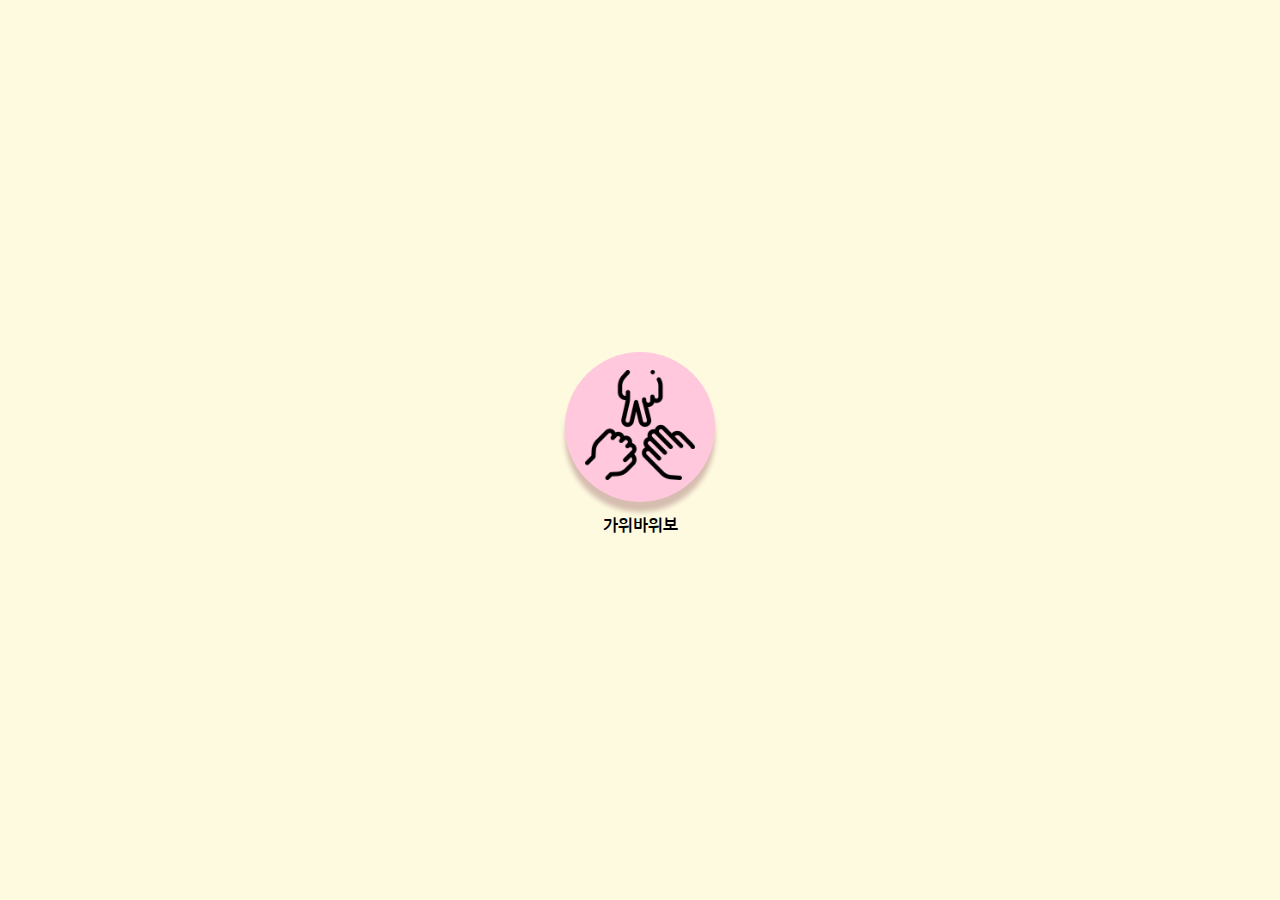
<file: index.html>
<!DOCTYPE html>
<html lang="en">

<head>
    <meta charset="UTF-8">
    <meta name="viewport" content="width=device-width, initial-scale=1.0">
    <link rel="stylesheet" href="index.css">
    <link rel="preconnect" href="https://fonts.googleapis.com">
    <link rel="preconnect" href="https://fonts.gstatic.com" crossorigin>
    <link href="https://fonts.googleapis.com/css2?family=Nanum+Gothic:wght@400;700;800&display=swap" rel="stylesheet">
    <title>JS Playground</title>
</head>

<body>
    <div class="container" id="container">
        <div class="game">
            <div class="icon-container">
                <a href="RPS/RPS.html">
                    <img class="icon" src="icons/RPS.png" alt="RPS logo">
                </a>
            </div>
            <p class="game-title">가위바위보</p>
        </div>
    </div>
    <script src="index.js"></script>
</body>

</html>
</file>
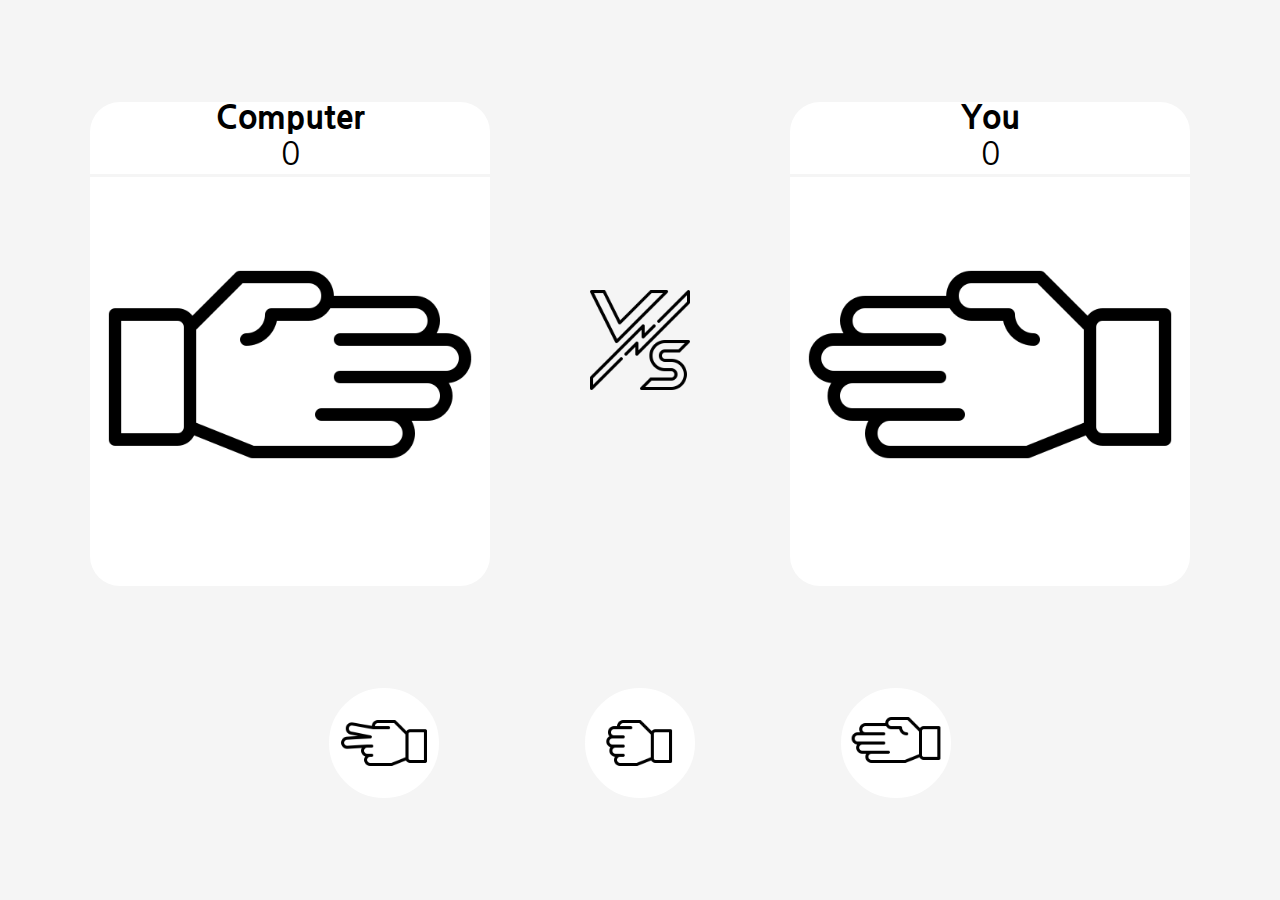
<file: RPS/RPS.html>
<!DOCTYPE html>
<html lang="en">

<head>
    <meta charset="UTF-8">
    <meta name="viewport" content="width=device-width, initial-scale=1.0">
    <link rel="stylesheet" href="RPS.css">
    <link rel="preconnect" href="https://fonts.googleapis.com">
    <link rel="preconnect" href="https://fonts.gstatic.com" crossorigin>
    <link href="https://fonts.googleapis.com/css2?family=Nanum+Gothic:wght@400;700;800&display=swap" rel="stylesheet">
    <title>RPS</title>
</head>

<body>
    <div class="container" id="container">
        <div class="main">
            <div class="conputer-area">
                <div class="head">
                    <p class="bold">Computer</p>
                    <p id="computer-scoreboard">0</p>
                </div>
                <img id="conputer-hand" class="hand-img" src="images/paper-c.png">
            </div>
            <div id="versus">
                <img class="versus-img" src="images/versus.png">
            </div>
            <div class="you-area">
                <div class="head">
                    <p class="bold">You</p>
                    <p id="your-scoreboard">0</p>
                </div>
                <img id="your-hand" class="hand-img" src="images/paper-y.png">
            </div>
        </div>
        <div class="controller" id="controller">
            <button id="scissor" class="icon"></button>
            <button id="rock" class="icon"></button>
            <button id="paper" class="icon"></button>
        </div>
    </div>
    <div class="white-bg" id="white-bg"></div>
    <div class="result" id="result">
        <p class="result-text" id="result-text">당신이 이겼습니다!</p>
        <button class="reset-btn" id="reset-btn">다시하기</button>
        <a class="main-btn" href="../index.html">메인 화면으로</a>
    </div>
    <script src="RPS.js"></script>
</body>

</html>
</file>
<file: index.css>
body {
    margin: 0;
    background-color: #FEFAE0;
    width: 100vw;
    height: 100vh;
    display: flex;
    justify-content: center;
    align-items: center;
    font-family: "Nanum Gothic", sans-serif;
}

.game {
    text-align: center;
    transition: transform 0.7s ease;
}

.game-title {
    font-weight: 700;
}

.icon-container {
    width: 150px;
    height: 150px;
    border-radius: 50%;
    background-color: #FFC8DD;
    display: flex;
    justify-content: center;
    align-items: center;
    box-shadow: 0px 10px 5px #D5BDAF;
}

.game:hover {
    transform: translate(0, -20px);
}

.icon {
    width: 110px;
    height: 110px;
}
</file>
<file: RPS/RPS.css>
body,
html {
    margin: 0;
    font-size: 32px;
    background-color: whitesmoke;
    width: 100%;
    height: 100%;
    font-family: "Nanum Gothic", sans-serif;
}

p {
    margin: 0;
}

.bold {
    font-weight: 800;
}

.container {
    width: 100%;
    height: 100%;
    /* margin: 70px 50px; */
    display: flex;
    flex-direction: column;
    justify-content: space-evenly;
    align-items: center;
}

/* 게임 화면 */
.main {
    width: 1100px;
    text-align: center;
    display: flex;
    justify-content: space-between;
    align-items: center;
}

.head {
    border-bottom: 3px solid whitesmoke;
}

.hand-img {
    width: 400px;
    /* min-width: 400px;
    min-height: 400px; */
}

.conputer-area,
.you-area {
    background-color: white;
    border-radius: 30px;
}

#versus {
    min-height: 28px;
}

.versus-img {
    width: 100px;
}

/* 애니메이션 */
.transform1 {
    transition: transform ease 0.7s;
    transform: rotate(45deg)
}

.transform2 {
    transition: transform ease 0.3s;
    transform: rotate(0deg)
}

.transform3 {
    transition: transform ease 0.7s;
    transform: rotate(-45deg)
}

/* 선택지 */
.controller {
    width: 60%;
    display: flex;
    justify-content: space-around;
}

.icon {
    width: 110px;
    height: 110px;
    border-radius: 50%;
    background-color: white;
    cursor: pointer;
    border: 6px solid white;
    /* border: 3px solid black; */
    /* padding: 3px; */
}

.icon:hover {
    background-color: whitesmoke;
}

#scissor {
    background-image: url("images/scissor-y.png");
    background-size: cover;
}

#rock {
    background-image: url("images/rock-y.png");
    background-size: cover;
}

#paper {
    background-image: url("images/paper-y.png");
    background-size: cover;
}

/* 결과창 */
.white-bg {
    position: absolute;
    top: 0;
    bottom: 0;
    left: 0;
    right: 0;
    background-color: white;
    opacity: 70%;
    display: none;
}

.result {
    position: absolute;
    top: 0;
    bottom: 0;
    left: 0;
    right: 0;
    display: none;
    flex-direction: column;
    justify-content: center;
    align-items: center;
    gap: 15px;
}

.result-text {
    font-weight: bold;
    font-size: 48px;
    word-break: keep-all;
    text-align: center;
}

.reset-btn {
    border: none;
    background-color: #CAFFBF;
    font-family: "Nanum Gothic", sans-serif;
}

.main-btn {
    display: block;
    text-decoration: none;
    background-color: #FDFFB6;
}

.reset-btn,
.main-btn {
    width: 206px;
    color: black;
    font-size: 28px;
    border-radius: 10px;
    padding: 10px 20px;
    text-align: center;
    cursor: pointer;
    box-sizing: border-box;
}

/* 모바일 */
@media screen and (max-width: 1100px) {

    html,
    body {
        font-size: 24px;
    }


    .main {
        width: 100%;
        flex-direction: column;
        gap: 15px;
    }

    .hand-img {
        width: 200px;
        vertical-align: middle;
    }

    .versus-img {
        display: none;
    }

    .conputer-area,
    .you-area {
        width: 50%;
    }

    .icon {
        width: 90px;
        height: 90px;
    }

    .controller {
        width: 70%;
    }
}
</file>
